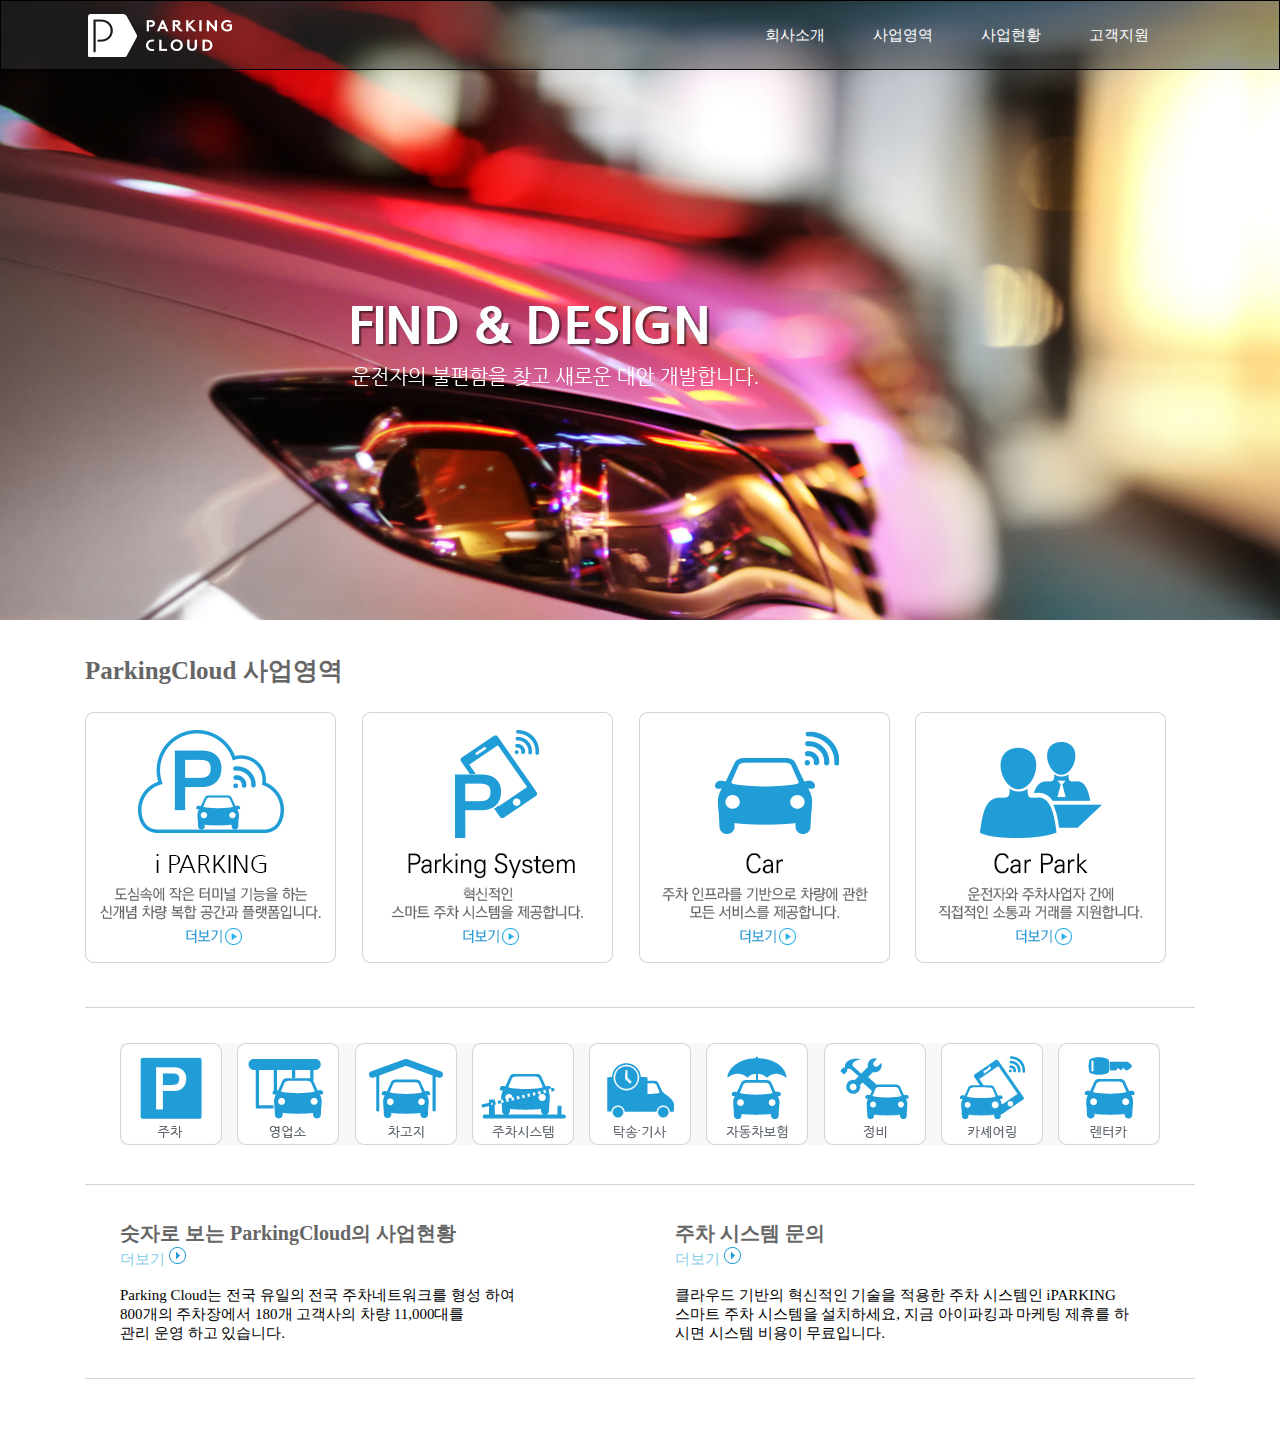
<file: (구)파킹클라우드/index.html>
<!doctype html>
<html>
<head>
    <meta charset = "utf-8">
    <title>ParkingCloud</title>
    <link href = "css/style.css" style = "text/css" rel = "stylesheet">
    <script src = "javascript/jquery/jquery-1.12.4.min.js" type = "text/javascript"></script>
</head>

<body>
    <header>
      <div class = "main">
        <div class="slider">
          <img src = "img/bg_img1.jpg">
          <img src = "img/bg_img2.jpg">
          <img src = "img/bg_img3.jpg">
        </div>
      </div>


      <div class = "visi">
        <div class = "wrap">
        <div class = "logo">
            <a href = "#"><img src = "img/logo.png"></a>
        </div>

        <nav>
            <ul class = "menu">
                <li>
                    회사소개
                    <ul class = "submenu">
                        <li><a href = "#">비전</a></li>
                        <li><a href = "#">연혁</a></li>
                        <li><a href = "#">조직도</a></li>
                    </ul>
                </li>

                <li>
                    사업영역
                    <ul class = "submenu">
                        <li><a href = "#">iPARKING</a></li>
                        <li><a href = "#">Parking System</a></li>
                        <li><a href = "#">Car</a></li>
                        <li><a href = "#">Car Park</a></li>
                    </ul>
                </li>

                <li>
                    사업현황
                    <ul class = "submenu">
                        <li><a href = "#">경쟁력</a></li>
                        <li><a href = "#">인프라</a></li>
                        <li><a href = "#">파트너쉽</a></li>
                    </ul>
                </li>

                <li>
                    고객지원
                    <ul class = "submenu">
                        <li><a href = "#">제휴문의</a></li>
                        <li><a href = "#">Contact</a></li>
                    </ul>
                </li>
            </ul>
        </nav>
        </div>
      </div>
    </header>
<div class = "clear"></div>
<br /><br />


<div class = "all">
  <div class = "allh">
    <h1>ParkingCloud 사업영역</h1>

    <div class = "table1">
          <a href = "#"><img src = "img/icns1.png" /></a>
          <a href = "#"><img src = "img/icns2.png" /></a>
          <a href = "#"><img src = "img/icns3.png" /></a>
          <a href = "#"><img src = "img/icns4.png" /></a>
    </div>


    <table>

      <tr>
        <td colspan= "2">
          <img src = "img/main_business_area_04.gif">
        </td>
      </tr>

      <tr>
        <td>
          <h2>숫자로 보는 ParkingCloud의 사업현황</h2>
          <a href = "#">더보기 <img src = "img/btn_view.png"></a><br>
          <br>Parking Cloud는 전국 유일의 전국 주차네트워크를 형성 하여<br>
          800개의 주차장에서 180개 고객사의 차량 11,000대를<br>
          관리 운영 하고 있습니다.
        </td>
        <td>
          <h2>주차 시스템 문의</h2>
          <a href = "#">더보기 <img src = "img/btn_view.png"></a><br>
          <br>클라우드 기반의 혁신적인 기술을 적용한 주차 시스템인 iPARKING<br>
          스마트 주차 시스템을 설치하세요, 지금 아이파킹과 마케팅 제휴를 하<br>
          시면 시스템 비용이 무료입니다.
        </td>
      </tr>

      <tr>
        <td>

        </td>
        <td>

        </td>
      </tr>
    </table>
  </div>
</div>
</body>
    <script src = "javascript/script/script.js" type = "text/javascript"></script>
</html>
</file>
<file: (구)파킹클라우드/css/style.css>
@charset "utf-8";
*{margin : 0 auto; padding : 0; list-style : none; font-family : "나눔고딕"; box-sizing : border-box; font-size : 15px;}
a{color : inherit; text-decoration : none;}
header{position: relative;}
.visi{position : absolute; z-index: 9999; height : 70px; width : 100%; background-color :rgba(051, 051, 051, 0.5); border :1px solid black; top : 0px;}

.wrap{width : 1105px; padding-top : 13px;}
.logo{float : left;}

nav{float : right; margin-right : 20px;}
.menu>li{color : white; float : left; width : 108px; text-align: center; padding : 5px; margin-top : 7px;}
.menu>li:hover{color : aqua; cursor:default}
.submenu{display: none; background-color :rgba(051, 051, 051, 0.5); color: white;}


.submenu{margin-top : 23px; width : 108px; text-align : center;}
.submenu>li{border:1px solid black; height : 35px; padding: 10px;
padding-bottom: 45px;}
.submenu>li:hover{color : aqua; border-color : black}

.main{width : 100%; height : 620px; background-color: black; overflow: hidden; float: left;}
.slider{position : relative; left;}
.slider>img{position : absolute; transition : 0.7s;}
h1{font-size: 25px; color : #666;}
.clear{clear: both;}

.all{width : 100%; overflow:hidden;}
.allh{width : 1110px;}
.table1{margin: 25px 0px;}
.table1 a{padding-right: 22px;}

.allh table{width : 1110px; border-collapse: collapse; margin-top : 40px;}
.allh table td{width : 555px; padding : 35px; text-align : left; border-top : 1px solid lightgray;}
table td a{color : skyblue;}
h2{font-size : 20px; color : #666;}
</file>
